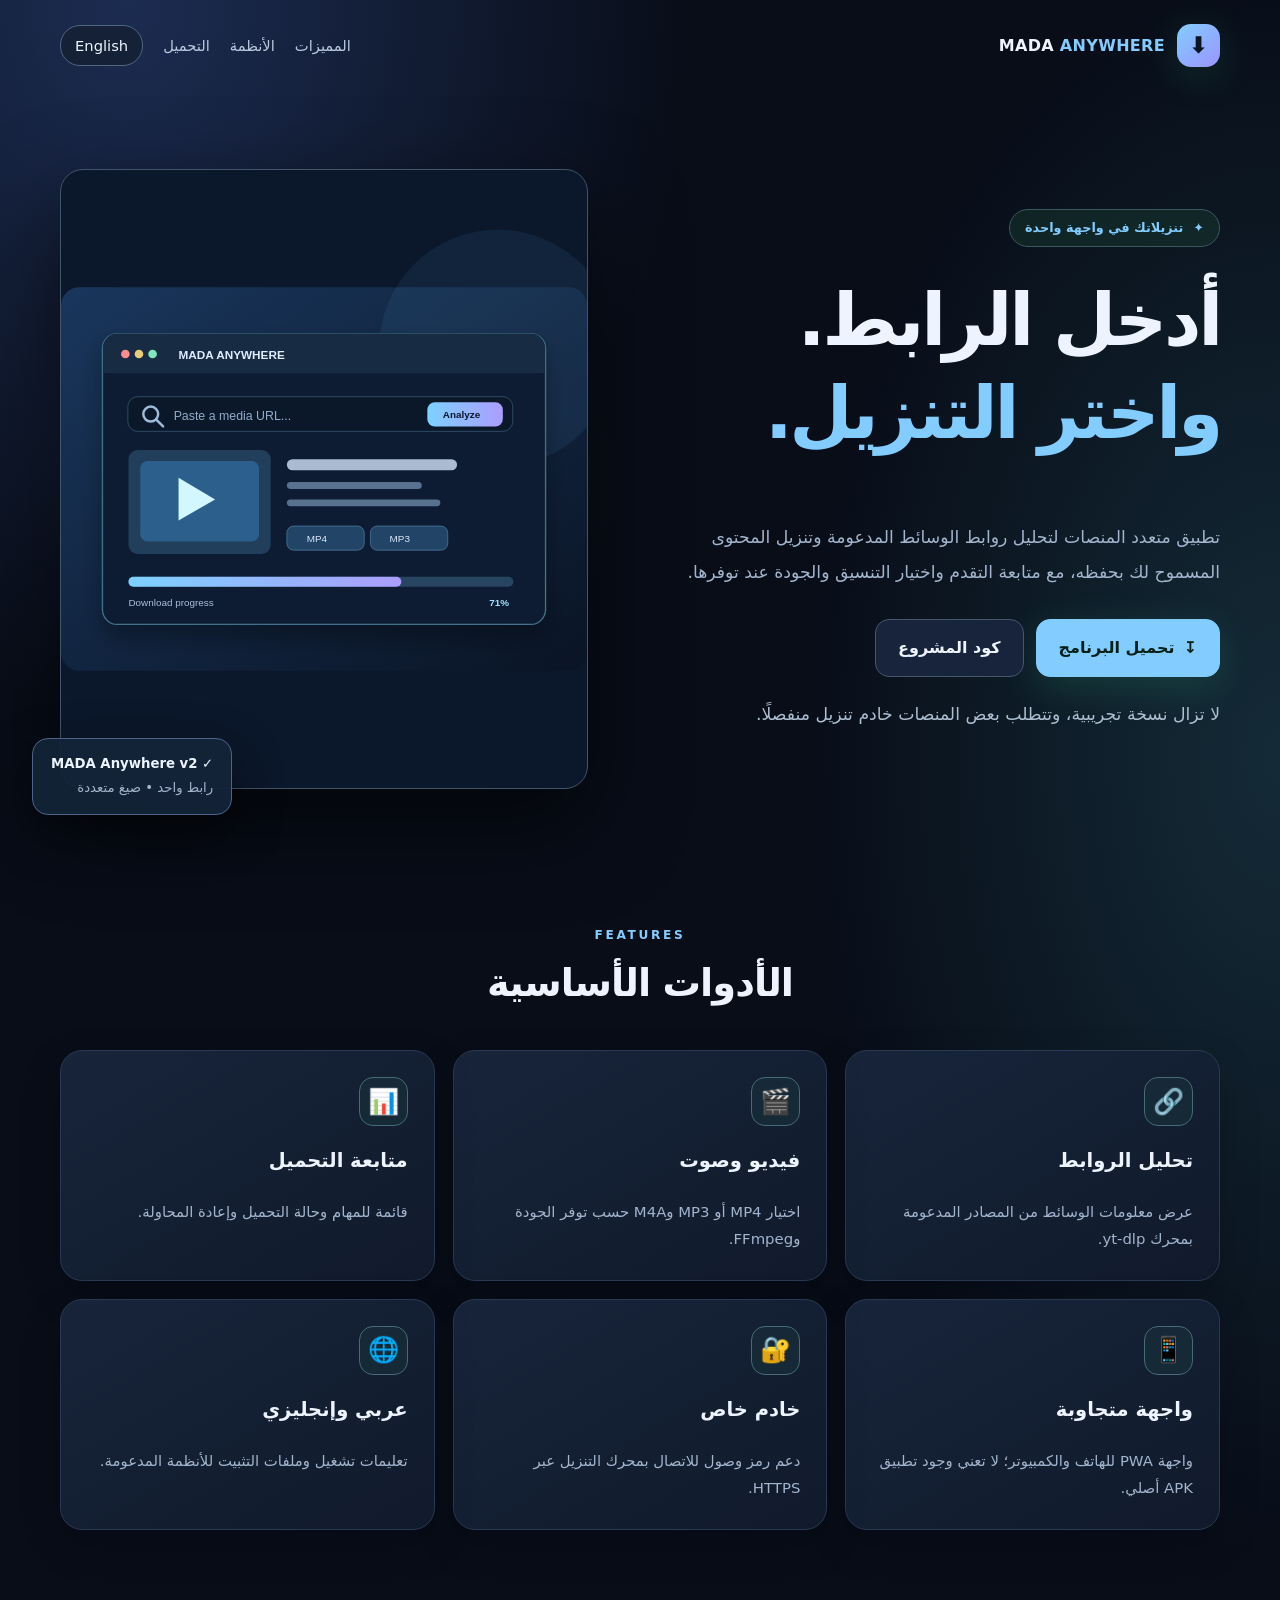
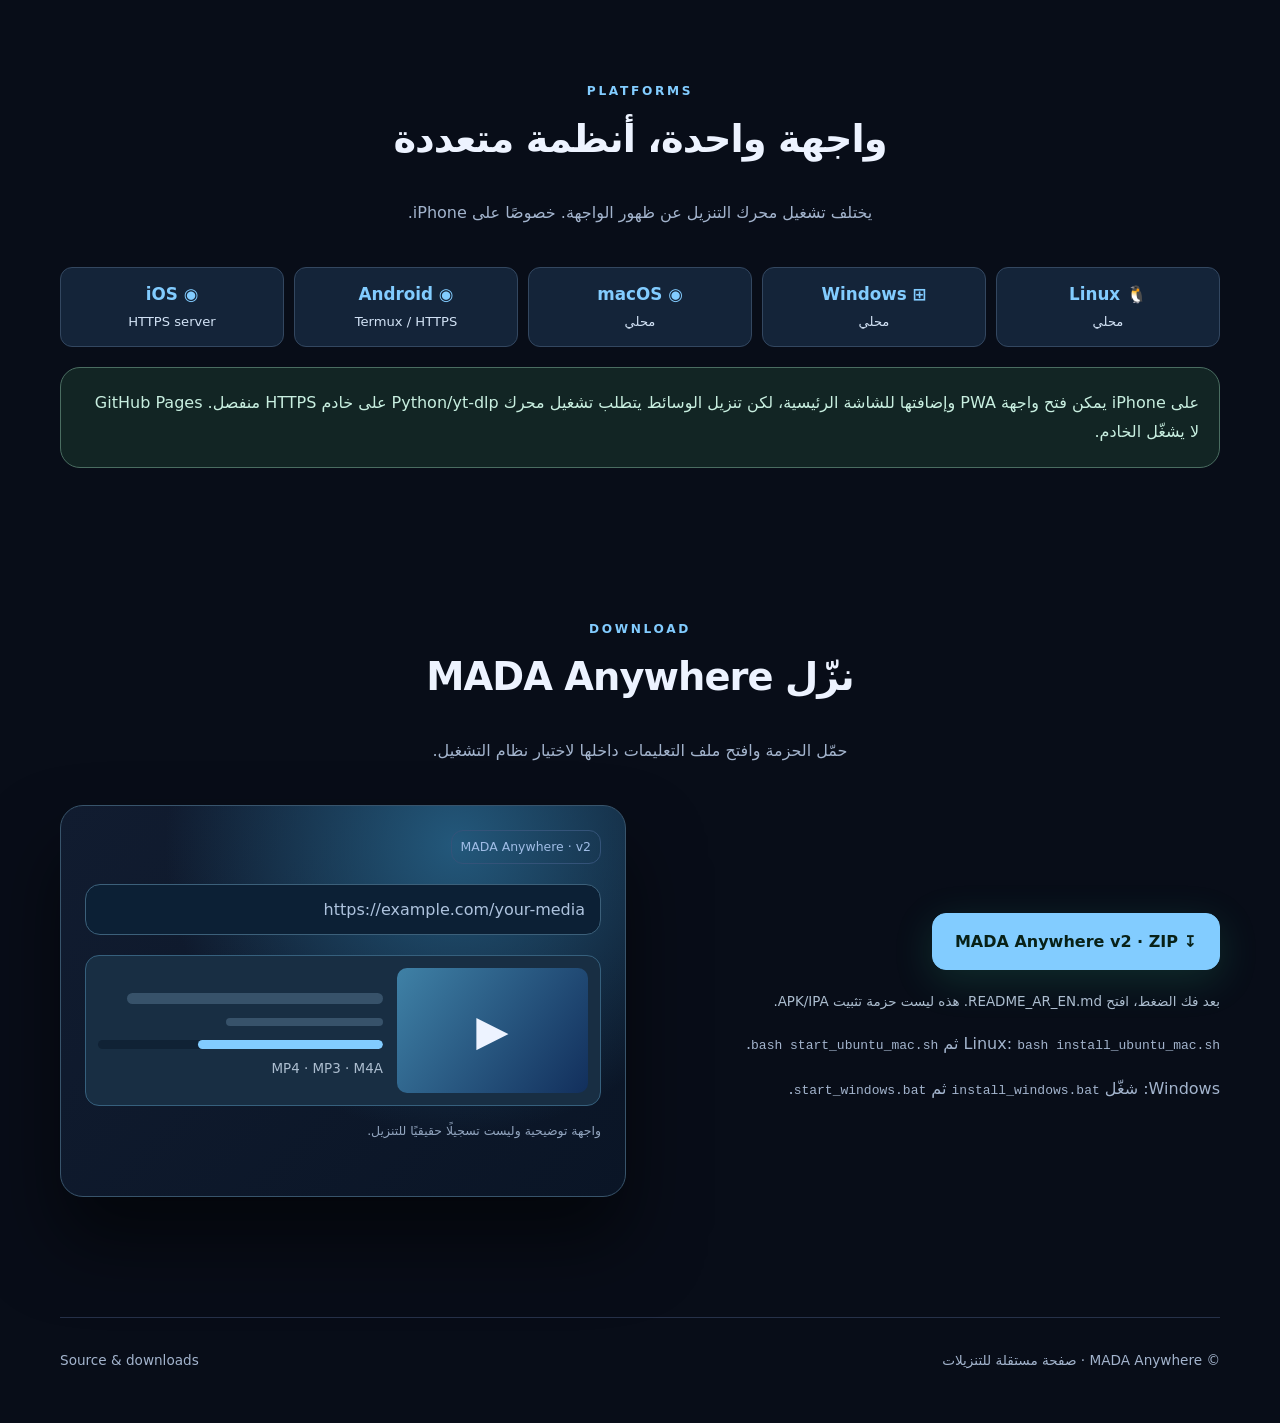
<file: docs/index.html>
<!doctype html><html lang="ar" dir="rtl" data-lang="ar"><head><meta charset="utf-8"><meta name="viewport" content="width=device-width,initial-scale=1"><meta name="theme-color" content="#080d18"><meta name="description" content="MADA Anywhere: واجهة متعددة المنصات لإدارة تنزيل الوسائط المصرح بها. Windows, macOS, Linux, Android, iOS PWA."><title>MADA Anywhere — صفحتك الخاصة بالتنزيلات</title><link rel="stylesheet" href="./site.css"><style>:root{--accent:#82ccff;--accent2:#9b95ff}.visual .float{border-color:#4e628b}.hero .visual img{background:#0b172a}.new{display:inline-flex;gap:6px;color:#9fbce5;font-size:.78rem;border:1px solid #345379;border-radius:12px;padding:4px 9px}</style></head><body>
<div class="wrap"><header class="nav"><a href="./" class="brand"><span class="brandmark">⬇</span><span>MADA <span style="color:var(--accent)">ANYWHERE</span></span></a><nav class="navlinks"><a href="#features"><span class="lang-ar">المميزات</span><span class="lang-en">Features</span></a><a href="#platforms"><span class="lang-ar">الأنظمة</span><span class="lang-en">Platforms</span></a><a href="#download"><span class="lang-ar">التحميل</span><span class="lang-en">Download</span></a><button id="lang-switch" class="lang" type="button">English</button></nav></header>
<main><section class="hero"><div><div class="eyebrow">✦ <span class="lang-ar">تنزيلاتك في واجهة واحدة</span><span class="lang-en">Your media workflow in one place</span></div><h1 class="lang-ar">أدخل الرابط.<br><em>واختر التنزيل.</em></h1><h1 class="lang-en">Paste a link.<br><em>Pick a format.</em></h1><p class="lang-ar">تطبيق متعدد المنصات لتحليل روابط الوسائط المدعومة وتنزيل المحتوى المسموح لك بحفظه، مع متابعة التقدم واختيار التنسيق والجودة عند توفرها.</p><p class="lang-en">A cross-platform interface for supported media links, format selection and progress tracking, for content you are authorized to save.</p><div class="actions"><a class="btn primary" href="#download">↧ <span class="lang-ar">تحميل البرنامج</span><span class="lang-en">Get the app</span></a><a class="btn ghost" href="https://github.com/attack988/MADA-Anywhere" rel="noopener"><span class="lang-ar">كود المشروع</span><span class="lang-en">View project files</span></a></div><p class="note lang-ar" style="margin-top:20px">لا تزال نسخة تجريبية، وتتطلب بعض المنصات خادم تنزيل منفصلًا.</p><p class="note lang-en" style="margin-top:20px">Experimental release. Some platforms need a separate download server.</p></div><div class="visual"><img src="./preview.svg" alt="Illustration of MADA Anywhere media downloader dashboard" width="850" height="620"><div class="float"><strong>✓ MADA Anywhere v2</strong><div class="muted lang-ar">رابط واحد • صيغ متعددة</div><div class="muted lang-en">One link • multiple formats</div></div></div></section>
<section class="section" id="features"><div class="section-head"><div class="kicker">FEATURES</div><h2 class="lang-ar">الأدوات الأساسية</h2><h2 class="lang-en">Simple, useful tools</h2></div><div class="grid">
<div class="tile"><div class="tileicon">🔗</div><h3 class="lang-ar">تحليل الروابط</h3><h3 class="lang-en">Link analysis</h3><p class="lang-ar">عرض معلومات الوسائط من المصادر المدعومة بمحرك yt-dlp.</p><p class="lang-en">Inspect supported links using yt-dlp.</p></div>
<div class="tile"><div class="tileicon">🎬</div><h3 class="lang-ar">فيديو وصوت</h3><h3 class="lang-en">Video & audio</h3><p class="lang-ar">اختيار MP4 أو MP3 وM4A حسب توفر الجودة وFFmpeg.</p><p class="lang-en">Choose MP4, MP3 or M4A where supported, with FFmpeg.</p></div>
<div class="tile"><div class="tileicon">📊</div><h3 class="lang-ar">متابعة التحميل</h3><h3 class="lang-en">Download progress</h3><p class="lang-ar">قائمة للمهام وحالة التحميل وإعادة المحاولة.</p><p class="lang-en">Track queue status and retry downloads.</p></div>
<div class="tile"><div class="tileicon">📱</div><h3 class="lang-ar">واجهة متجاوبة</h3><h3 class="lang-en">Responsive design</h3><p class="lang-ar">واجهة PWA للهاتف والكمبيوتر؛ لا تعني وجود تطبيق APK أصلي.</p><p class="lang-en">PWA UI on phones and desktops; not a native APK.</p></div>
<div class="tile"><div class="tileicon">🔐</div><h3 class="lang-ar">خادم خاص</h3><h3 class="lang-en">Private backend</h3><p class="lang-ar">دعم رمز وصول للاتصال بمحرك التنزيل عبر HTTPS.</p><p class="lang-en">Token-protected HTTPS connection to a private backend.</p></div>
<div class="tile"><div class="tileicon">🌐</div><h3 class="lang-ar">عربي وإنجليزي</h3><h3 class="lang-en">Arabic & English</h3><p class="lang-ar">تعليمات تشغيل وملفات التثبيت للأنظمة المدعومة.</p><p class="lang-en">Bilingual setup documentation and launch scripts.</p></div>
</div></section>
<section class="section" id="platforms"><div class="section-head"><div class="kicker">PLATFORMS</div><h2 class="lang-ar">واجهة واحدة، أنظمة متعددة</h2><h2 class="lang-en">One UI across devices</h2><p class="lang-ar">يختلف تشغيل محرك التنزيل عن ظهور الواجهة. خصوصًا على iPhone.</p><p class="lang-en">The UI and actual download engine have different requirements, especially on iPhone.</p></div><div class="platforms"><div class="platform"><b>🐧 Linux</b><span class="lang-ar">محلي</span><span class="lang-en">Local</span></div><div class="platform"><b>⊞ Windows</b><span class="lang-ar">محلي</span><span class="lang-en">Local</span></div><div class="platform"><b>◉ macOS</b><span class="lang-ar">محلي</span><span class="lang-en">Local</span></div><div class="platform"><b>◉ Android</b>Termux / HTTPS</div><div class="platform"><b>◉ iOS</b>HTTPS server</div></div><div class="callout"><p class="lang-ar">على iPhone يمكن فتح واجهة PWA وإضافتها للشاشة الرئيسية، لكن تنزيل الوسائط يتطلب تشغيل محرك Python/yt-dlp على خادم HTTPS منفصل. GitHub Pages لا يشغّل الخادم.</p><p class="lang-en">On iOS, the PWA can be added to Home Screen, but downloads require a separately hosted Python/yt-dlp backend over HTTPS. GitHub Pages cannot run this backend.</p></div></section>
<section class="section" id="download"><div class="section-head"><div class="kicker">DOWNLOAD</div><h2 class="lang-ar">نزّل MADA Anywhere</h2><h2 class="lang-en">Get MADA Anywhere</h2><p class="lang-ar">حمّل الحزمة وافتح ملف التعليمات داخلها لاختيار نظام التشغيل.</p><p class="lang-en">Download the package and follow the platform-specific README.</p></div><div class="split"><div><div class="actions"><a class="btn primary" href="https://raw.githubusercontent.com/attack988/MADA-Anywhere/main/MADA_Anywhere_v2.zip" rel="noopener">↧ MADA Anywhere v2 · ZIP</a></div><p class="note lang-ar" style="margin-top:20px">بعد فك الضغط، افتح README_AR_EN.md. هذه ليست حزمة تثبيت APK/IPA.</p><p class="note lang-en" style="margin-top:20px">After extraction, read README_AR_EN.md. This is not an APK/IPA installer.</p><p class="lang-ar">Linux: <code>bash install_ubuntu_mac.sh</code> ثم <code>bash start_ubuntu_mac.sh</code>.</p><p class="lang-en">Linux: run <code>bash install_ubuntu_mac.sh</code>, then <code>bash start_ubuntu_mac.sh</code>.</p><p class="lang-ar">Windows: شغّل <code>install_windows.bat</code> ثم <code>start_windows.bat</code>.</p><p class="lang-en">Windows: run <code>install_windows.bat</code>, then <code>start_windows.bat</code>.</p></div><div class="demoscreen"><span class="new">MADA Anywhere · v2</span><div class="mock-search">https://example.com/your-media</div><div class="mock-card"><div class="mock-thumb">▶</div><div style="flex:1"><div class="mock-bar"></div><div class="mock-bar sm"></div><div class="mock-track"></div><div class="note" style="margin-top:8px">MP4 · MP3 · M4A</div></div></div><p class="caption lang-ar" style="margin-top:13px">واجهة توضيحية وليست تسجيلًا حقيقيًا للتنزيل.</p><p class="caption lang-en" style="margin-top:13px">Illustrative UI; not a recorded real download.</p></div></div></section>
</main><footer class="foot"><span>© MADA Anywhere · <span class="lang-ar">صفحة مستقلة للتنزيلات</span><span class="lang-en">Dedicated media app page</span></span><a href="https://github.com/attack988/MADA-Anywhere" rel="noopener">Source & downloads</a></footer></div>
<script>(function(){const root=document.documentElement;const btn=document.getElementById("lang-switch");let saved;try{saved=localStorage.getItem("mada-anywhere-page-lang")}catch(e){}function setLang(lang){root.dataset.lang=lang;root.lang=lang;root.dir=lang==="ar"?"rtl":"ltr";btn.textContent=lang==="ar"?"English":"العربية";try{localStorage.setItem("mada-anywhere-page-lang",lang)}catch(e){}}setLang(saved==="en"?"en":"ar");btn.addEventListener("click",()=>setLang(root.dataset.lang==="ar"?"en":"ar"));})();</script></body></html>
</file>
<file: docs/site.css>
:root{color-scheme:dark;--bg:#080d18;--text:#edf3ff;--muted:#a3b4cd;--line:#263149;--panel:#111b2d;--panel2:#17243a;--accent:#80f0b4;--accent2:#7caaff;font-family:"Noto Sans Arabic",Tahoma,"Segoe UI",system-ui,sans-serif}*{box-sizing:border-box}html{scroll-behavior:smooth}body{margin:0;background:radial-gradient(ellipse 55% 29% at 10% 0%,#1c2c51 0%,transparent 80%),radial-gradient(ellipse 50% 35% at 100% 25%,#142b37 0%,transparent 75%),var(--bg);color:var(--text);line-height:1.85}a{color:inherit;text-decoration:none}button{font:inherit}img{max-width:100%;display:block}h1,h2,h3,p{margin-top:0}h1{font-size:clamp(2.5rem,5.7vw,5.4rem);font-weight:850;line-height:1.28;letter-spacing:-.045em}h2{font-size:clamp(1.8rem,3vw,2.8rem);line-height:1.4;letter-spacing:-.025em}h3{font-size:1.22rem}p{color:var(--muted)}.wrap{width:min(1160px,calc(100% - 38px));margin-inline:auto}.nav{display:flex;justify-content:space-between;align-items:center;gap:14px;padding:24px 0}.brand{display:flex;align-items:center;gap:12px;font-weight:850;letter-spacing:.02em}.brandmark{width:43px;height:43px;border-radius:14px;background:linear-gradient(140deg,var(--accent),var(--accent2));display:grid;place-items:center;color:#091420;font-size:23px;box-shadow:0 9px 40px #4affaf21}.navlinks{display:flex;align-items:center;gap:20px;color:#bbcadf;font-size:.92rem}.navlinks a:hover,.foot a:hover{color:var(--accent)}.lang{border:1px solid #516580;border-radius:20px;background:#142136;color:#eef5ff;padding:6px 14px;cursor:pointer}.hero{display:grid;grid-template-columns:1.04fr .96fr;align-items:center;gap:60px;padding:78px 0 60px;min-height:610px}.eyebrow{display:inline-flex;align-items:center;gap:10px;border:1px solid #3a5860;background:#16352e88;border-radius:30px;padding:6px 15px;color:var(--accent);font-size:.8rem;font-weight:750;margin-bottom:26px}.hero h1 em{font-style:normal;color:var(--accent)}.hero p{font-size:1.08rem;max-width:550px;line-height:2}.actions{display:flex;gap:12px;flex-wrap:wrap;margin-top:30px}.btn{display:inline-flex;align-items:center;justify-content:center;gap:9px;border-radius:14px;border:1px solid #46566d;padding:13px 22px;font-weight:740;transition:transform .2s ease,box-shadow .2s ease,background .2s ease}.btn:hover{transform:translateY(-2px)}.btn.primary{background:var(--accent);border-color:var(--accent);color:#082118;box-shadow:0 10px 40px #39d79929}.btn.ghost{background:#17243c}.visual{position:relative}.visual:before{content:"";position:absolute;inset:-30px;border-radius:60%;background:radial-gradient(circle,#63ceac25,transparent 66%);z-index:-1}.visual img{border-radius:23px;box-shadow:0 35px 90px #0009;border:1px solid #42546a;background:#10192c}.visual .float{position:absolute;left:-28px;bottom:-26px;max-width:230px;background:#142439ed;border:1px solid #38516a;padding:13px 18px;border-radius:16px;box-shadow:0 18px 50px #0007;font-size:.83rem;color:#ecf5ff}.muted{color:var(--muted)}.note{color:#adbed0;font-size:.84rem}.section{padding:75px 0}.section-head{max-width:690px;margin:0 auto 40px;text-align:center}.section-head p{margin-bottom:0}.kicker{text-transform:uppercase;color:var(--accent);letter-spacing:.22em;font-size:.76rem;font-weight:800;margin-bottom:10px}.grid{display:grid;gap:18px;grid-template-columns:repeat(3,1fr)}.tile{border:1px solid #293953;background:linear-gradient(150deg,#17243a,#101a2b);border-radius:22px;padding:26px;min-height:210px;box-shadow:0 15px 38px #03050b35}.tile .tileicon{width:49px;height:49px;border:1px solid #466a76;border-radius:14px;display:grid;place-items:center;font-size:25px;background:#244a493e;margin-bottom:17px}.tile p{font-size:.93rem;margin-bottom:0}.gallery{display:grid;grid-template-columns:1.35fr 1fr;gap:18px}.gallery figure{margin:0;border:1px solid var(--line);background:#111b2a;border-radius:23px;overflow:hidden}.gallery figure img{width:100%;aspect-ratio:16/10;object-fit:contain;padding:18px}.gallery figure:first-child{grid-row:span 2}.gallery figure:first-child img{aspect-ratio:4/3}.gallery figcaption{border-top:1px solid var(--line);padding:12px 17px;color:#becce0;font-size:.82rem}.steps{display:grid;grid-template-columns:repeat(3,1fr);gap:18px}.step{background:#101b2c;border:1px solid var(--line);border-radius:20px;padding:24px}.number{color:#0d1d17;background:var(--accent);display:inline-grid;place-items:center;width:35px;height:35px;border-radius:12px;font-weight:900;margin-bottom:15px}.code{border:1px solid #36536b;background:#070e18;border-radius:19px;padding:20px;text-align:left;direction:ltr;white-space:pre-wrap;overflow-wrap:anywhere;overflow:auto;color:#d4ffec;line-height:1.8;font:14px/1.8 ui-monospace,Menlo,Consolas,monospace}.callout{border:1px solid #4a6d61;background:#19352d9a;padding:20px;border-radius:20px;color:#c8efe0}.callout p{margin:0;color:inherit}.split{display:grid;grid-template-columns:1fr 1fr;gap:28px;align-items:center}.split img{border:1px solid #42516d;border-radius:20px;background:#121d2e}.faq details{margin-bottom:12px;background:#121e30;border:1px solid var(--line);border-radius:16px;padding:14px 20px}.faq summary{cursor:pointer;font-weight:720}.faq details p{margin:9px 0}.foot{border-top:1px solid var(--line);padding:30px 0 50px;margin-top:45px;display:flex;justify-content:space-between;gap:14px;flex-wrap:wrap;font-size:.85rem;color:var(--muted)}.caption{font-size:.78rem;color:#91a4be}.platforms{display:grid;grid-template-columns:repeat(5,1fr);gap:10px;margin:20px 0}.platform{border:1px solid #334760;border-radius:12px;text-align:center;padding:11px 6px;color:#d2e2f5;background:#142439;font-size:.82rem}.platform b{display:block;color:var(--accent);font-size:1.05rem}.two-cards{display:grid;grid-template-columns:1fr 1fr;gap:18px}.demoscreen{aspect-ratio:13/9;border-radius:23px;border:1px solid #38546b;background:radial-gradient(circle at 70% 10%,#23587b,transparent 55%),linear-gradient(135deg,#111c30,#0a1526);padding:24px;box-shadow:0 45px 75px #0008;overflow:hidden}.mock-search{border:1px solid #3c607a;border-radius:15px;background:#0c2035;color:#aec3de;padding:10px 15px;margin:20px 0}.mock-card{display:flex;gap:14px;background:#182e43;border:1px solid #36607d;border-radius:14px;padding:12px;align-items:center}.mock-thumb{width:39%;height:125px;flex-shrink:0;border-radius:10px;background:linear-gradient(125deg,#3f81a6,#122f5c);display:grid;place-items:center;font-size:42px}.mock-bar{height:11px;width:90%;border-radius:20px;background:#37526a;margin:14px 0}.mock-bar.sm{width:55%;height:8px}.mock-track{height:9px;background:#102235;border-radius:12px;overflow:hidden}.mock-track:before{content:"";display:block;height:100%;width:65%;background:var(--accent);border-radius:12px}[data-lang=ar] .lang-en,[data-lang=en] .lang-ar{display:none!important}[data-lang=en]{direction:ltr}[data-lang=ar]{direction:rtl}@media(max-width:850px){.hero{grid-template-columns:1fr;gap:40px;padding:44px 0;min-height:0}.hero .visual{max-width:670px;margin-inline:auto}.grid,.steps{grid-template-columns:repeat(2,1fr)}.gallery{grid-template-columns:1fr 1fr}.navlinks{gap:10px}.split{grid-template-columns:1fr}.platforms{grid-template-columns:repeat(3,1fr)}}@media(max-width:600px){.wrap{width:min(100% - 27px,1160px)}h1{font-size:2.6rem}.navlinks a{display:none}.grid,.steps,.gallery,.two-cards{grid-template-columns:1fr}.gallery figure:first-child{grid-row:auto}.section{padding:48px 0}.platforms{grid-template-columns:repeat(2,1fr)}.visual .float{left:0;bottom:-18px}.hero{padding-top:25px}.tile{min-height:0}}@media(prefers-reduced-motion:reduce){html{scroll-behavior:auto}.btn{transition:none}}
</file>
